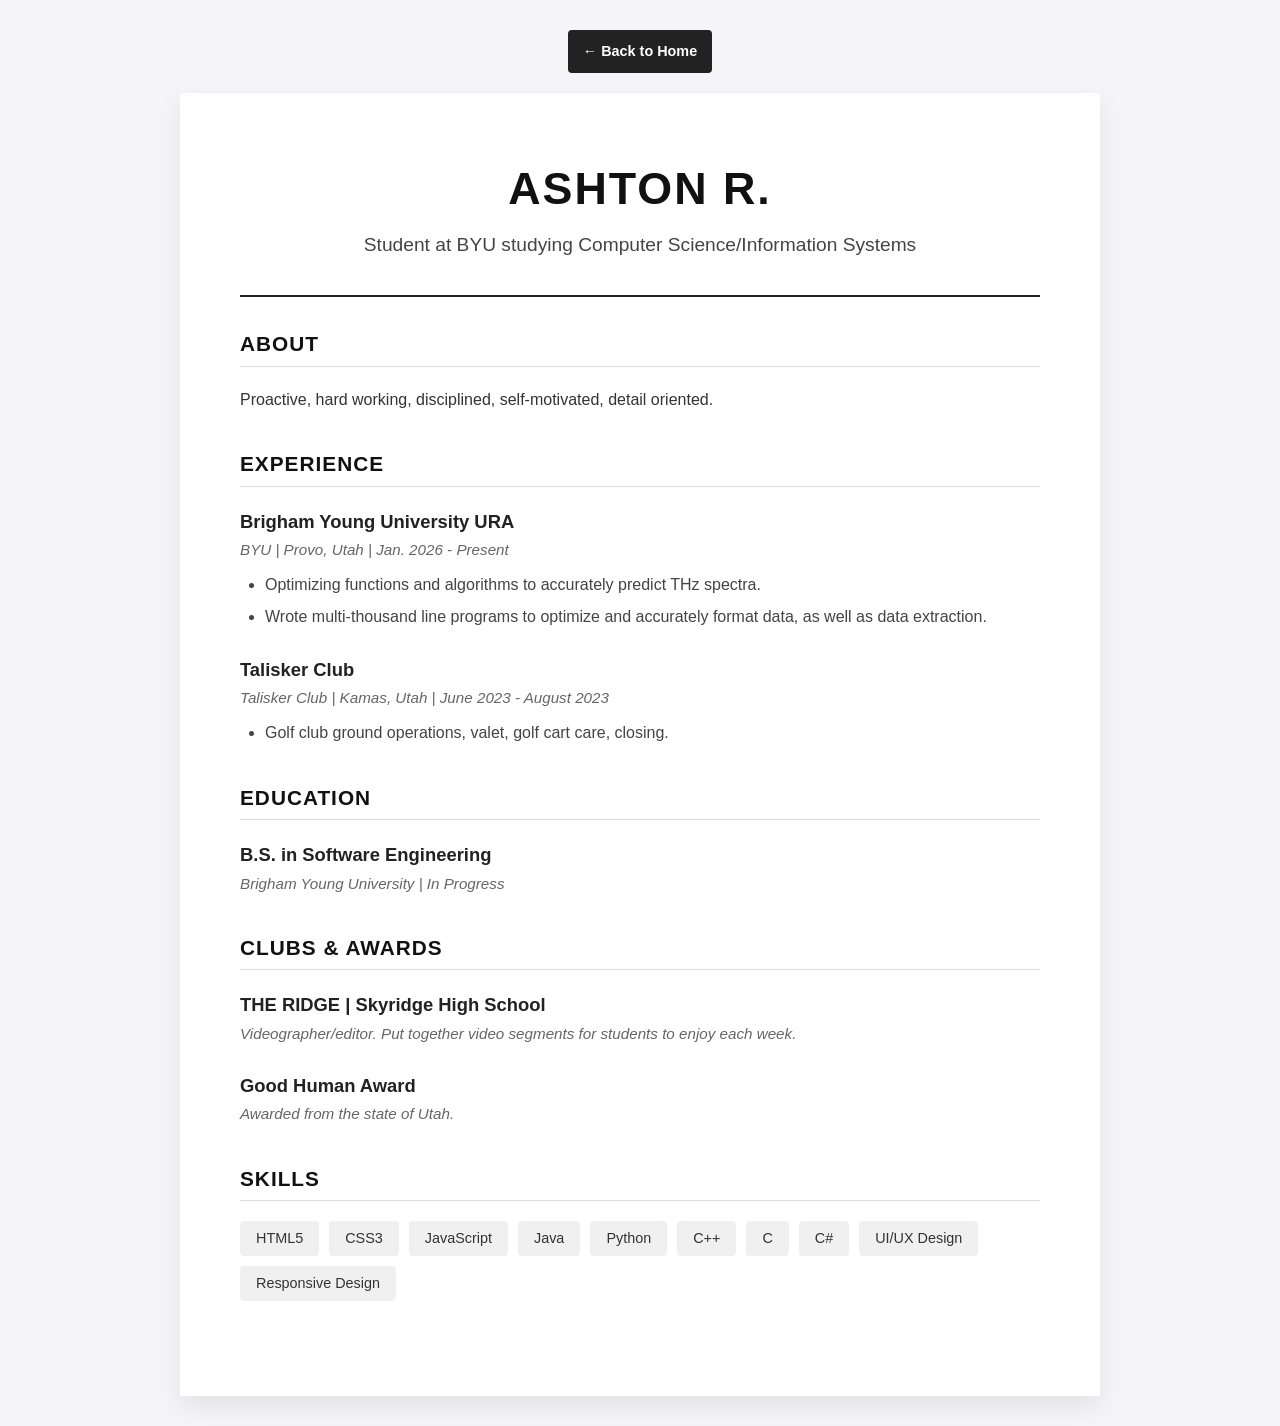
<file: resume.html>
<!DOCTYPE html>
<html lang="en">
<head>
    <meta charset="UTF-8">
    <meta name="viewport" content="width=device-width, initial-scale=1.0">
    <title>My Resume</title>
    <link rel="icon" type="image/x-icon" href="assets/img/favicon.ico" />
    <link rel="stylesheet" href="/css/resume_styles.css">
</head>
<body>

    <div class="nav-container">
        <a href="index.html" class="back-btn">&larr; Back to Home</a>
    </div>

    <div class="resume-container">
        <header>
            <h1>Ashton R.</h1>
            <p class="subtitle">Student at BYU studying Computer Science/Information Systems</p>
        </header>

        <section class="resume-section">
            <h2>About</h2>
            <p>Proactive, hard working, disciplined, self-motivated, detail oriented. </p>
        </section>

        <section class="resume-section">
            <h2>Experience</h2>
            
            <div class="job">
                <h3>Brigham Young University URA</h3>
                <p class="company-date">BYU | Provo, Utah | Jan. 2026 - Present</p>
                <ul>
                    <li>Optimizing functions and algorithms to accurately predict THz spectra.</li>
                    <li>Wrote multi-thousand line programs to optimize and accurately format data, as well as data extraction.</li>
                </ul>
            </div>

            <div class="job">
                <h3>Talisker Club</h3>
                <p class="company-date">Talisker Club | Kamas, Utah | June 2023 - August 2023</p>
                <ul>
                    <li>Golf club ground operations, valet, golf cart care, closing.</li>
                </ul>
            </div>
        </section>

        <section class="resume-section">
            <h2>Education</h2>
            <div class="education-item">
                <h3>B.S. in Software Engineering</h3>
                <p class="university-date">Brigham Young University | In Progress</p>
            </div>
        </section>

        <section class="resume-section">
            <h2>Clubs & Awards</h2>
            <div class="education-item">
                <h3>THE RIDGE | Skyridge High School</h3>
                <p class="university-date">Videographer/editor. Put together video segments for students to enjoy each week.</p>
            </div>
            <div class="education-item">
                <h3>Good Human Award</h3>
                <p class="university-date">Awarded from the state of Utah.</p>
            </div>
        </section>

        <section class="resume-section">
            <h2>Skills</h2>
            <ul class="skills-list">
                <li>HTML5</li>
                <li>CSS3</li>
                <li>JavaScript</li>
                <li>Java</li>
                <li>Python</li>
                <li>C++</li>
                <li>C</li>
                <li>C#</li>
                <li>UI/UX Design</li>
                <li>Responsive Design</li>
            </ul>
        </section>
    </div>

</body>
</html>
</file>
<file: css/resume_styles.css>
/* Base Page Styling */
body {
    background-color: #f4f4f9;
    font-family: "Helvetica Neue", Helvetica, Arial, sans-serif;
    color: #333;
    margin: 0;
    padding: 30px 20px;
    line-height: 1.6;
}

/* Navigation & Back Button */
.nav-container {
    max-width: 800px;
    margin: 0 auto 20px auto;
    text-align: center;
}

.back-btn {
    display: inline-block;
    padding: 10px 15px;
    background-color: #222;
    color: #fff;
    text-decoration: none;
    border-radius: 4px;
    font-size: 0.9rem;
    font-weight: bold;
    transition: background-color 0.2s ease-in-out;
}

.back-btn:hover {
    background-color: #555;
}

/* The PDF-like Resume Sheet */
.resume-container {
    background-color: #fff;
    max-width: 800px; 
    margin: 0 auto;
    padding: 60px;
    box-shadow: 0 10px 25px rgba(0,0,0,0.08); /* Gives it the paper drop-shadow */
    border-radius: 2px;
}

/* Header */
header {
    text-align: center;
    border-bottom: 2px solid #222;
    padding-bottom: 25px;
    margin-bottom: 30px;
}

header h1 {
    margin: 0 0 5px 0;
    font-size: 2.8rem;
    text-transform: uppercase;
    letter-spacing: 2px;
    color: #111;
}

header .subtitle {
    margin: 0 0 10px 0;
    font-size: 1.2rem;
    color: #444;
}

header .contact-info {
    font-size: 0.9rem;
    color: #666;
    margin: 0;
}

/* Sections */
.resume-section {
    margin-bottom: 35px;
}

.resume-section h2 {
    font-size: 1.3rem;
    color: #111;
    text-transform: uppercase;
    letter-spacing: 1px;
    border-bottom: 1px solid #ddd;
    padding-bottom: 5px;
    margin-bottom: 20px;
}

/* Jobs and Education */
.job, .education-item {
    margin-bottom: 25px;
}

.job h3, .education-item h3 {
    margin: 0 0 2px 0;
    font-size: 1.15rem;
    color: #222;
}

.company-date, .university-date {
    font-style: italic;
    color: #666;
    margin: 0 0 10px 0;
    font-size: 0.95rem;
}

.job ul {
    margin: 0;
    padding-left: 25px;
    color: #444;
}

.job ul li {
    margin-bottom: 6px;
}

/* Skills Tags */
.skills-list {
    list-style-type: none;
    padding: 0;
    margin: 0;
    display: flex;
    flex-wrap: wrap;
    gap: 10px;
}

.skills-list li {
    background-color: #f0f0f0;
    padding: 6px 16px;
    border-radius: 4px;
    font-size: 0.9rem;
    color: #333;
    font-weight: 500;
}

@media print {
    body {
        background-color: #fff;
        padding: 0;
    }
    
    .nav-container {
        display: none;
    }
    
    .resume-container {
        box-shadow: none;
        padding: 0;
        max-width: 100%;
    }
}
</file>
